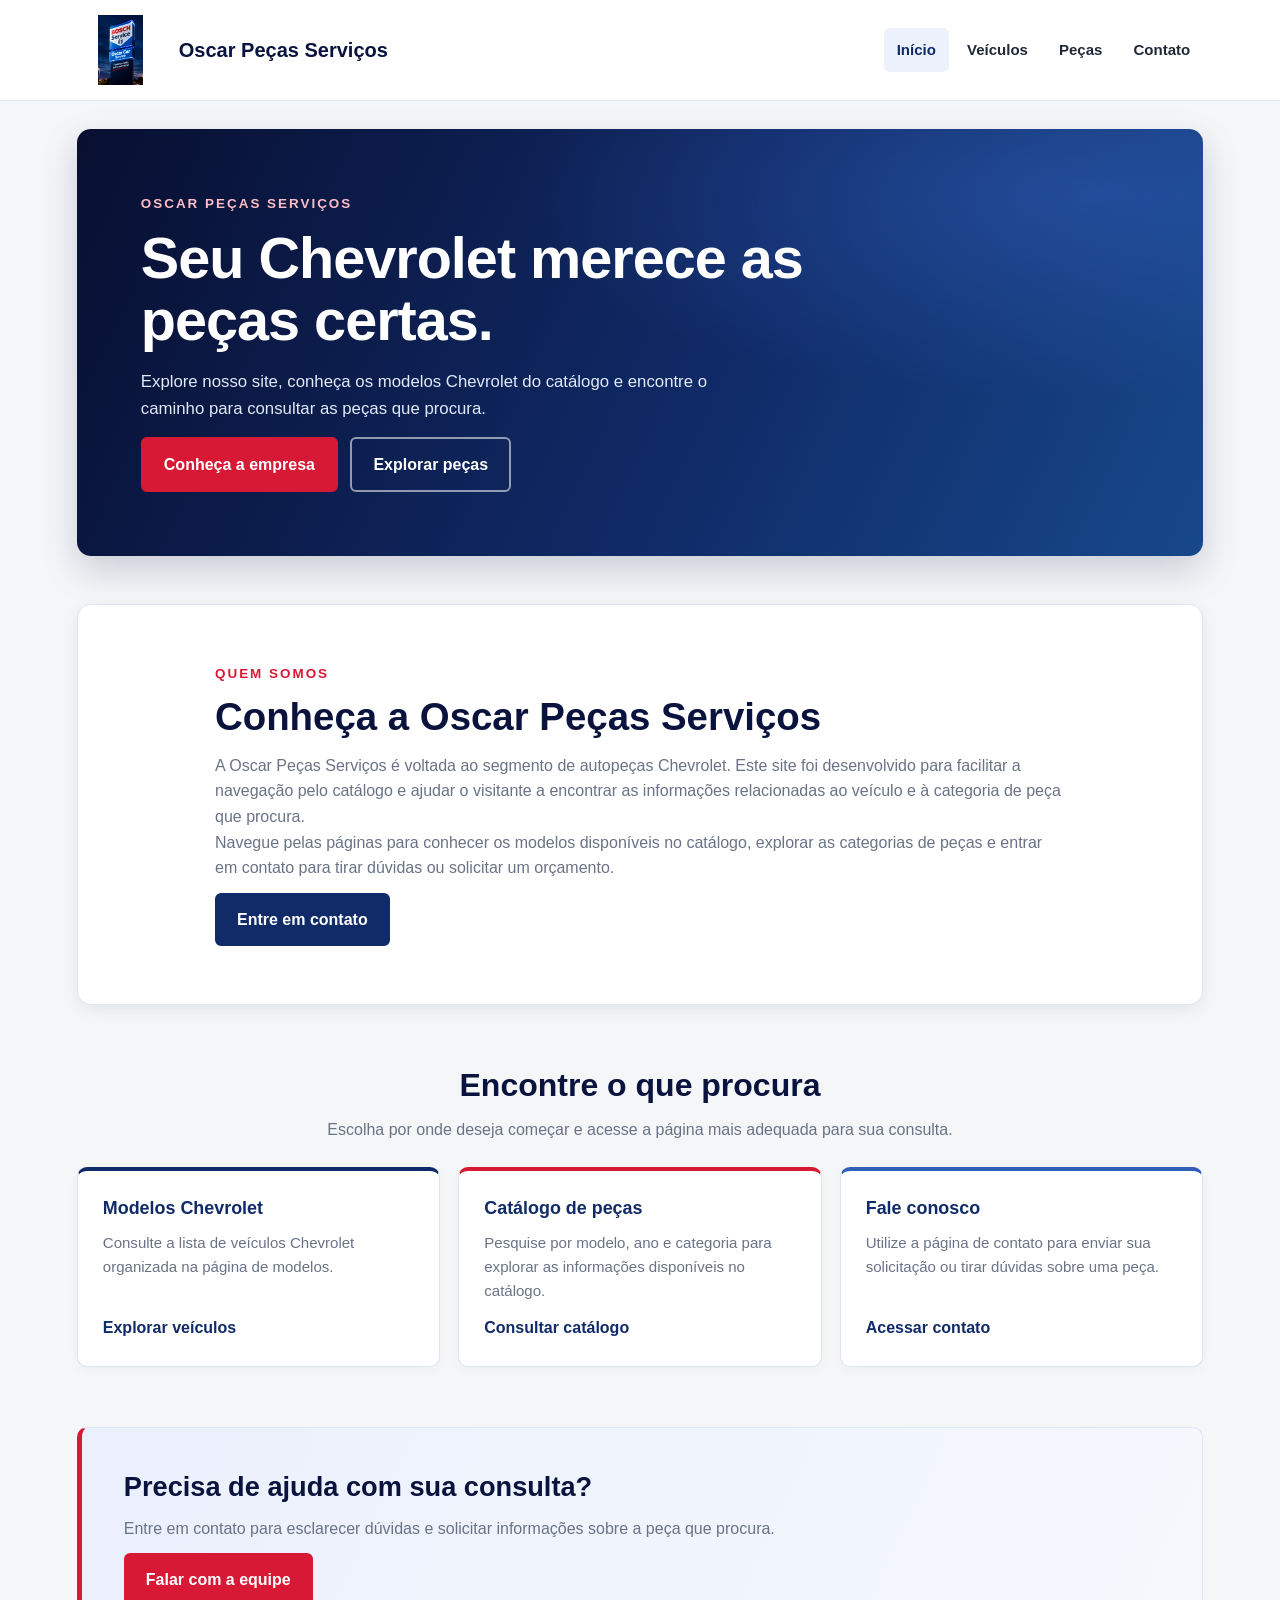
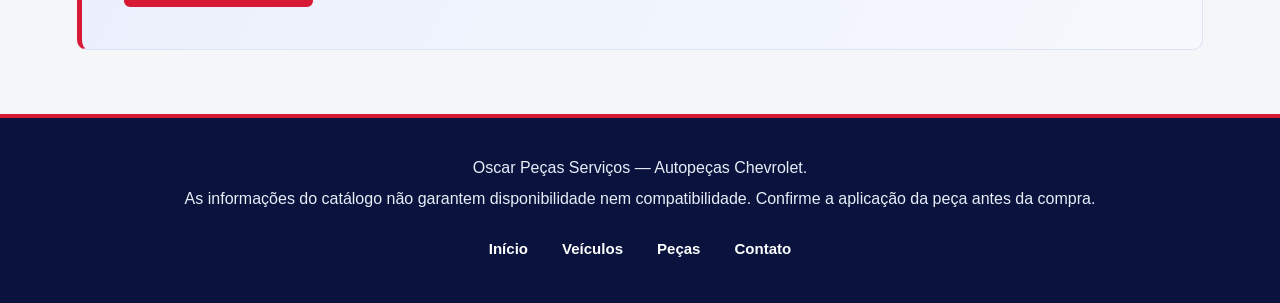
<file: index.html>
<!doctype html>
<html lang="pt-BR">
  <head>
    <meta charset="UTF-8" />
    <meta name="viewport" content="width=device-width, initial-scale=1.0" />
    <meta
      name="description"
      content="Conheça a Oscar Peças Serviços e navegue pelo catálogo de autopeças Chevrolet."
    />
    <title>Oscar Peças Serviços | Autopeças Chevrolet</title>

    <link rel="stylesheet" href="./css/reset.css" />
    <link rel="stylesheet" href="./css/global.css" />
  </head>

  <body>
    <header>
      <div>
        <img
          src="./img/logo-oscar.png"
          alt="Logotipo da Oscar Peças Serviços"
        />
        <h1>Oscar Peças Serviços</h1>
      </div>

      <nav aria-label="Navegação principal">
        <a href="./index.html" aria-current="page">Início</a>
        <a href="./veiculos.html">Veículos</a>
        <a href="./pecas.html">Peças</a>
        <a href="./contato.html">Contato</a>
      </nav>
    </header>

    <main>
      <section id="banner-principal">
        <div>
          <p>OSCAR PEÇAS SERVIÇOS</p>

          <h2>Seu Chevrolet merece as peças certas.</h2>

          <p>
            Explore nosso site, conheça os modelos Chevrolet do catálogo
            e encontre o caminho para consultar as peças que procura.
          </p>

          <a href="#sobre">Conheça a empresa</a>
          <a href="./pecas.html">Explorar peças</a>
        </div>
      </section>

      <section id="sobre">
        <div>
          <p>QUEM SOMOS</p>
          <h2>Conheça a Oscar Peças Serviços</h2>

          <p>
            A Oscar Peças Serviços é voltada ao segmento de autopeças
            Chevrolet. Este site foi desenvolvido para facilitar a navegação
            pelo catálogo e ajudar o visitante a encontrar as informações
            relacionadas ao veículo e à categoria de peça que procura.
          </p>

          <p>
            Navegue pelas páginas para conhecer os modelos disponíveis no
            catálogo, explorar as categorias de peças e entrar em contato
            para tirar dúvidas ou solicitar um orçamento.
          </p>

          <a href="./contato.html">Entre em contato</a>
        </div>
      </section>

      <section id="como-funciona">
        <h2>Encontre o que procura</h2>

        <p>
          Escolha por onde deseja começar e acesse a página mais adequada
          para sua consulta.
        </p>

        <div class="grade-categorias">
          <article>
            <h3>Modelos Chevrolet</h3>

            <p>
              Consulte a lista de veículos Chevrolet organizada na página
              de modelos.
            </p>

            <a href="./veiculos.html">Explorar veículos</a>
          </article>

          <article>
            <h3>Catálogo de peças</h3>

            <p>
              Pesquise por modelo, ano e categoria para explorar as
              informações disponíveis no catálogo.
            </p>

            <a href="./pecas.html">Consultar catálogo</a>
          </article>

          <article>
            <h3>Fale conosco</h3>

            <p>
              Utilize a página de contato para enviar sua solicitação
              ou tirar dúvidas sobre uma peça.
            </p>

            <a href="./contato.html">Acessar contato</a>
          </article>
        </div>
      </section>

      <section id="orcamento">
        <h2>Precisa de ajuda com sua consulta?</h2>

        <p>
          Entre em contato para esclarecer dúvidas e solicitar informações
          sobre a peça que procura.
        </p>

        <a href="./contato.html">Falar com a equipe</a>
      </section>
    </main>

    <footer>
      <p>Oscar Peças Serviços — Autopeças Chevrolet.</p>

      <p>
        As informações do catálogo não garantem disponibilidade nem
        compatibilidade. Confirme a aplicação da peça antes da compra.
      </p>

      <nav aria-label="Navegação do rodapé">
        <a href="./index.html">Início</a>
        <a href="./veiculos.html">Veículos</a>
        <a href="./pecas.html">Peças</a>
        <a href="./contato.html">Contato</a>
      </nav>
    </footer>
  </body>
</html>
</file>
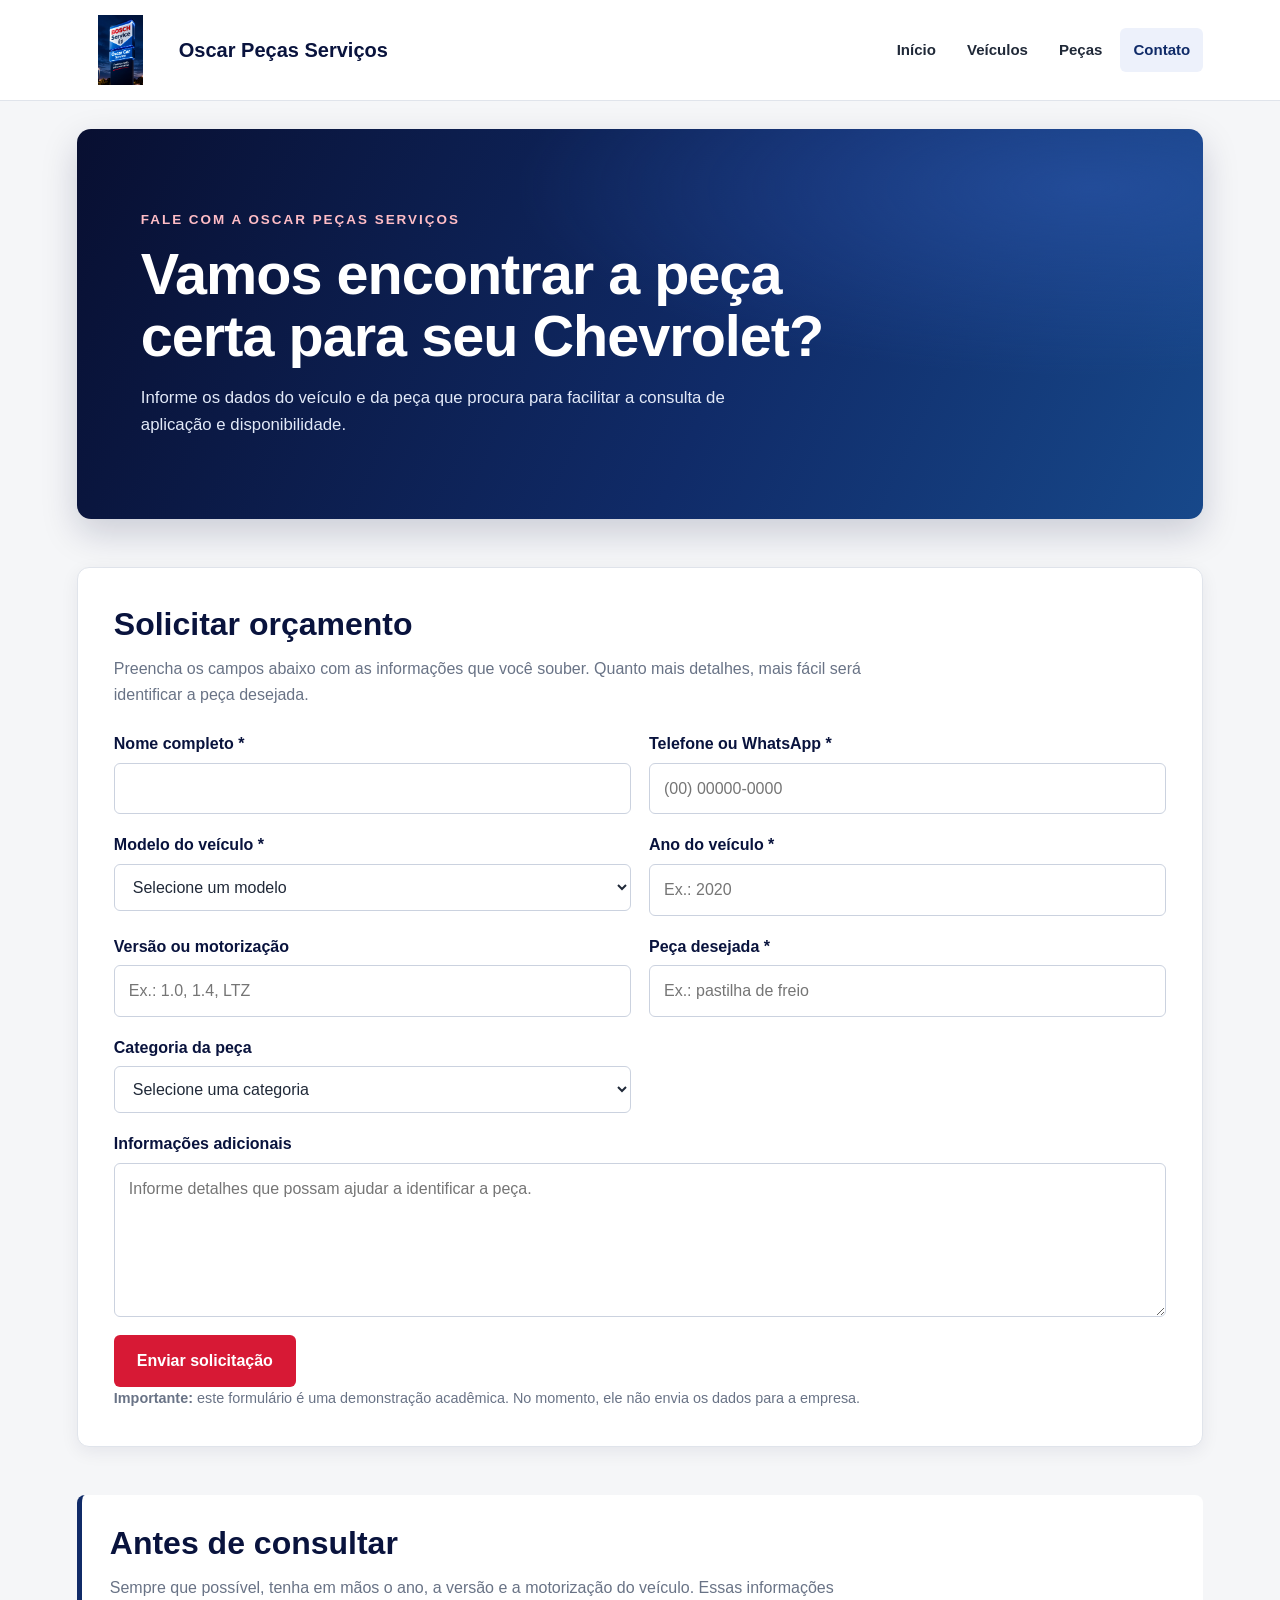
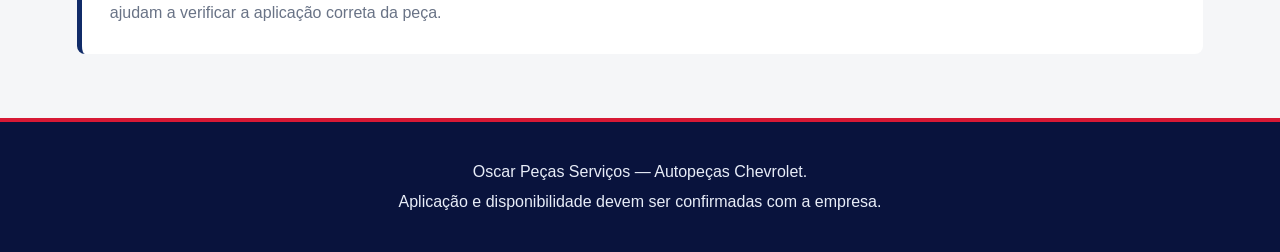
<file: contato.html>
<!doctype html>
<html lang="pt-BR">
  <head>
    <meta charset="UTF-8" />
    <meta name="viewport" content="width=device-width, initial-scale=1.0" />
    <meta
      name="description"
      content="Entre em contato com a Oscar Peças Serviços para consultar autopeças Chevrolet."
    />
    <title>Contato | Oscar Peças Serviços</title>

    <link rel="stylesheet" href="./css/reset.css" />
    <link rel="stylesheet" href="./css/global.css" />
    <script src="./js/busca.js" defer></script>
  </head>

  <body>
    <header>
      <div>
        <img src="./img/logo-oscar.png" alt="Logotipo da Oscar Peças Serviços" />
        <h1>Oscar Peças Serviços</h1>
      </div>

      <nav aria-label="Navegação principal">
        <a href="./index.html">Início</a>
        <a href="./veiculos.html">Veículos</a>
        <a href="./pecas.html">Peças</a>
        <a href="./contato.html" aria-current="page">Contato</a>
      </nav>
    </header>

    <main>
      <section id="banner-principal">
        <p>FALE COM A OSCAR PEÇAS SERVIÇOS</p>
        <h2>Vamos encontrar a peça certa para seu Chevrolet?</h2>
        <p>
          Informe os dados do veículo e da peça que procura para facilitar
          a consulta de aplicação e disponibilidade.
        </p>
      </section>

      <section id="formulario-contato">
        <h2>Solicitar orçamento</h2>
        <p>
          Preencha os campos abaixo com as informações que você souber.
          Quanto mais detalhes, mais fácil será identificar a peça desejada.
        </p>

        <form action="#" method="get">
          <div>
            <label for="nome">Nome completo *</label>
            <input
              type="text"
              id="nome"
              name="nome"
              autocomplete="name"
              required
            />
          </div>

          <div>
            <label for="telefone">Telefone ou WhatsApp *</label>
            <input
              type="tel"
              id="telefone"
              name="telefone"
              placeholder="(00) 00000-0000"
              autocomplete="tel"
              required
            />
          </div>

          <div>
            <label for="veiculo">Modelo do veículo *</label>
            <select id="veiculo" name="veiculo" required>
              <option value="">Selecione um modelo</option>
              <option value="Onix">Chevrolet Onix</option>
              <option value="Onix Plus">Chevrolet Onix Plus</option>
              <option value="Celta">Chevrolet Celta</option>
              <option value="Corsa">Chevrolet Corsa</option>
              <option value="Classic">Chevrolet Classic</option>
              <option value="Prisma">Chevrolet Prisma</option>
              <option value="Agile">Chevrolet Agile</option>
              <option value="Kadett">Chevrolet Kadett</option>
              <option value="Chevette">Chevrolet Chevette</option>
              <option value="Spark">Chevrolet Spark</option>
              <option value="Sonic">Chevrolet Sonic</option>
              <option value="Astra">Chevrolet Astra</option>
              <option value="Vectra">Chevrolet Vectra</option>
              <option value="Vectra GT">Chevrolet Vectra GT</option>
              <option value="Cruze">Chevrolet Cruze</option>
              <option value="Cobalt">Chevrolet Cobalt</option>
              <option value="Monza">Chevrolet Monza</option>
              <option value="Omega">Chevrolet Omega</option>
              <option value="Omega Suprema">Chevrolet Omega Suprema</option>
              <option value="Malibu">Chevrolet Malibu</option>
              <option value="Opala">Chevrolet Opala</option>
              <option value="Caravan">Chevrolet Caravan</option>
              <option value="Tracker">Chevrolet Tracker</option>
              <option value="Trailblazer">Chevrolet Trailblazer</option>
              <option value="Blazer">Chevrolet Blazer</option>
              <option value="Equinox">Chevrolet Equinox</option>
              <option value="Captiva">Chevrolet Captiva</option>
              <option value="Spin">Chevrolet Spin</option>
              <option value="Meriva">Chevrolet Meriva</option>
              <option value="Zafira">Chevrolet Zafira</option>
              <option value="Montana">Chevrolet Montana</option>
              <option value="S10">Chevrolet S10</option>
              <option value="Silverado">Chevrolet Silverado</option>
              <option value="C10">Chevrolet C10</option>
              <option value="C14">Chevrolet C14</option>
              <option value="C20">Chevrolet C20</option>
              <option value="A10">Chevrolet A10</option>
              <option value="A20">Chevrolet A20</option>
              <option value="D10">Chevrolet D10</option>
              <option value="D20">Chevrolet D20</option>
              <option value="Bonanza">Chevrolet Bonanza</option>
              <option value="Veraneio">Chevrolet Veraneio</option>
              <option value="Camaro">Chevrolet Camaro</option>
              <option value="Corvette">Chevrolet Corvette</option>
              <option value="Calibra">Chevrolet Calibra</option>
              <option value="Outro">Outro modelo Chevrolet</option>
            </select>
          </div>

          <div>
            <label for="ano">Ano do veículo *</label>
            <input
              type="number"
              id="ano"
              name="ano"
              min="1900"
              max="2100"
              placeholder="Ex.: 2020"
              required
            />
          </div>

          <div>
            <label for="versao">Versão ou motorização</label>
            <input
              type="text"
              id="versao"
              name="versao"
              placeholder="Ex.: 1.0, 1.4, LTZ"
            />
          </div>

          <div>
            <label for="peca">Peça desejada *</label>
            <input
              type="text"
              id="peca"
              name="peca"
              placeholder="Ex.: pastilha de freio"
              required
            />
          </div>

          <div>
            <label for="categoria">Categoria da peça</label>
            <select id="categoria" name="categoria">
              <option value="">Selecione uma categoria</option>
              <option value="motor">Motor</option>
              <option value="alimentacao">Alimentação e injeção</option>
              <option value="ignicao">Ignição</option>
              <option value="lubrificacao">Lubrificação</option>
              <option value="arrefecimento">Arrefecimento</option>
              <option value="freios">Freios</option>
              <option value="suspensao">Suspensão</option>
              <option value="direcao">Direção</option>
              <option value="transmissao">Transmissão e embreagem</option>
              <option value="filtros">Filtros e revisão</option>
              <option value="eletrica">Sistema elétrico</option>
              <option value="escape">Escapamento</option>
              <option value="ar-condicionado">Ar-condicionado</option>
              <option value="iluminacao">Iluminação</option>
              <option value="lataria">Lataria e carroceria</option>
              <option value="interior">Interior e acabamento</option>
              <option value="rodas">Rodas e cubos</option>
              <option value="limpadores">Limpadores e esguicho</option>
              <option value="vidros">Vidros, portas e fechaduras</option>
              <option value="coxins">Coxins e suportes</option>
              <option value="fixacao">Fixação e acessórios</option>
            </select>
          </div>

          <div>
            <label for="mensagem">Informações adicionais</label>
            <textarea
              id="mensagem"
              name="mensagem"
              rows="5"
              placeholder="Informe detalhes que possam ajudar a identificar a peça."
            ></textarea>
          </div>

          <button type="submit">Enviar solicitação</button>
        </form>

        <p>
          <strong>Importante:</strong> este formulário é uma demonstração
          acadêmica. No momento, ele não envia os dados para a empresa.
        </p>
      </section>

      <section id="orientacao-contato">
        <h2>Antes de consultar</h2>
        <p>
          Sempre que possível, tenha em mãos o ano, a versão e a motorização
          do veículo. Essas informações ajudam a verificar a aplicação correta
          da peça.
        </p>
      </section>
    </main>

    <footer>
      <p>Oscar Peças Serviços — Autopeças Chevrolet.</p>
      <p>Aplicação e disponibilidade devem ser confirmadas com a empresa.</p>
    </footer>
  </body>
</html>
</file>
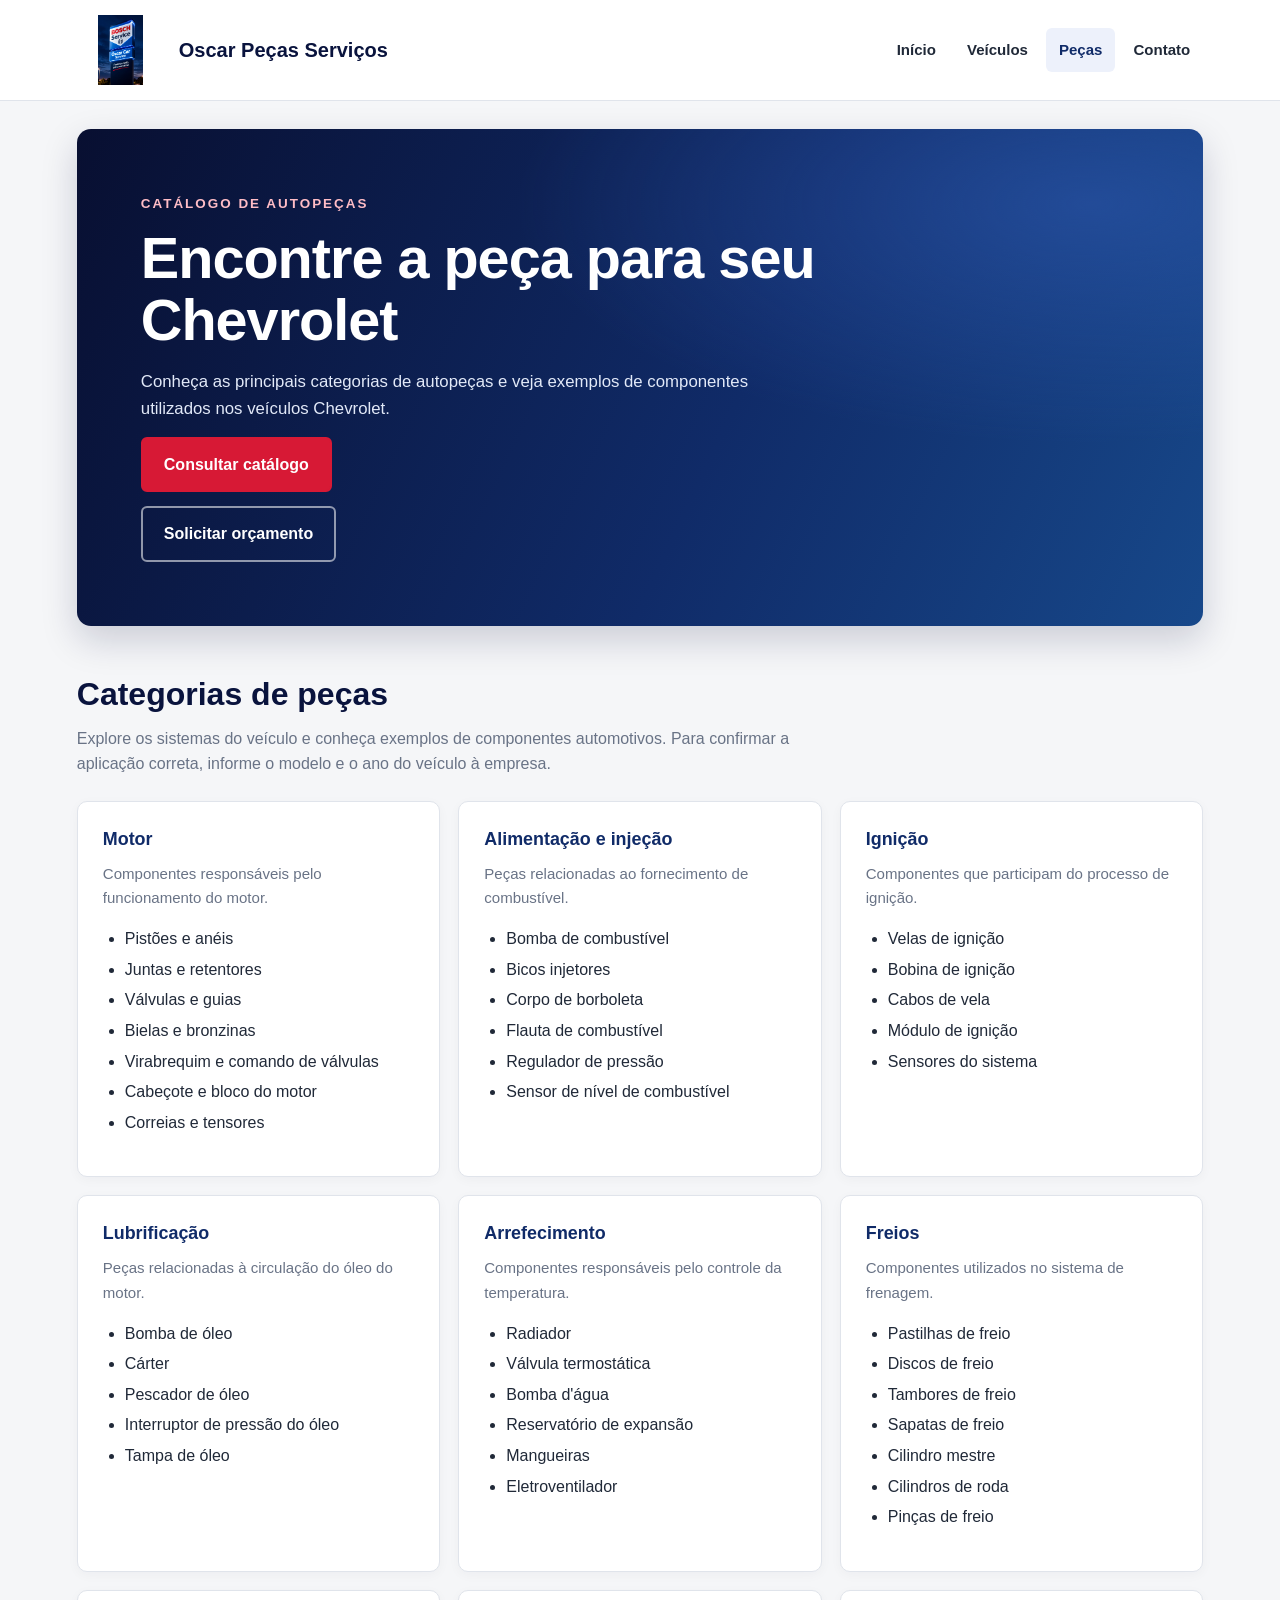
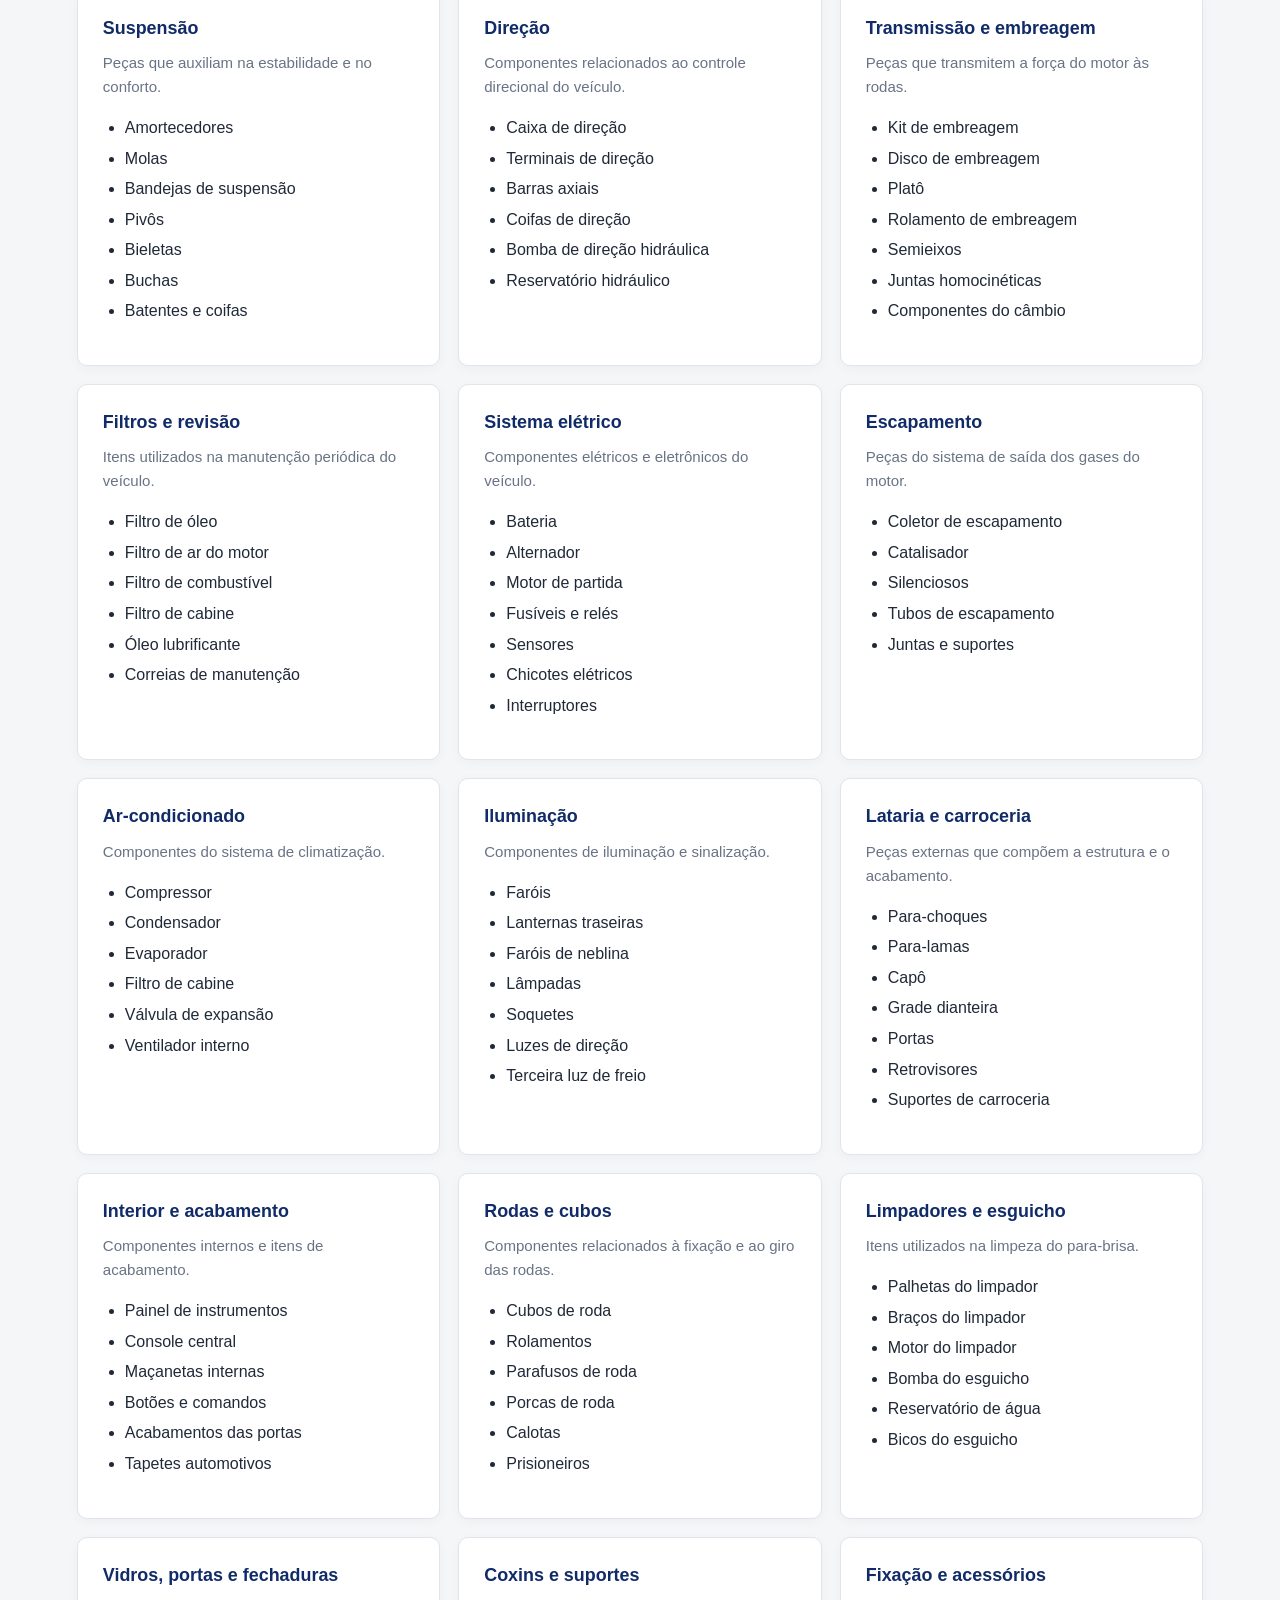
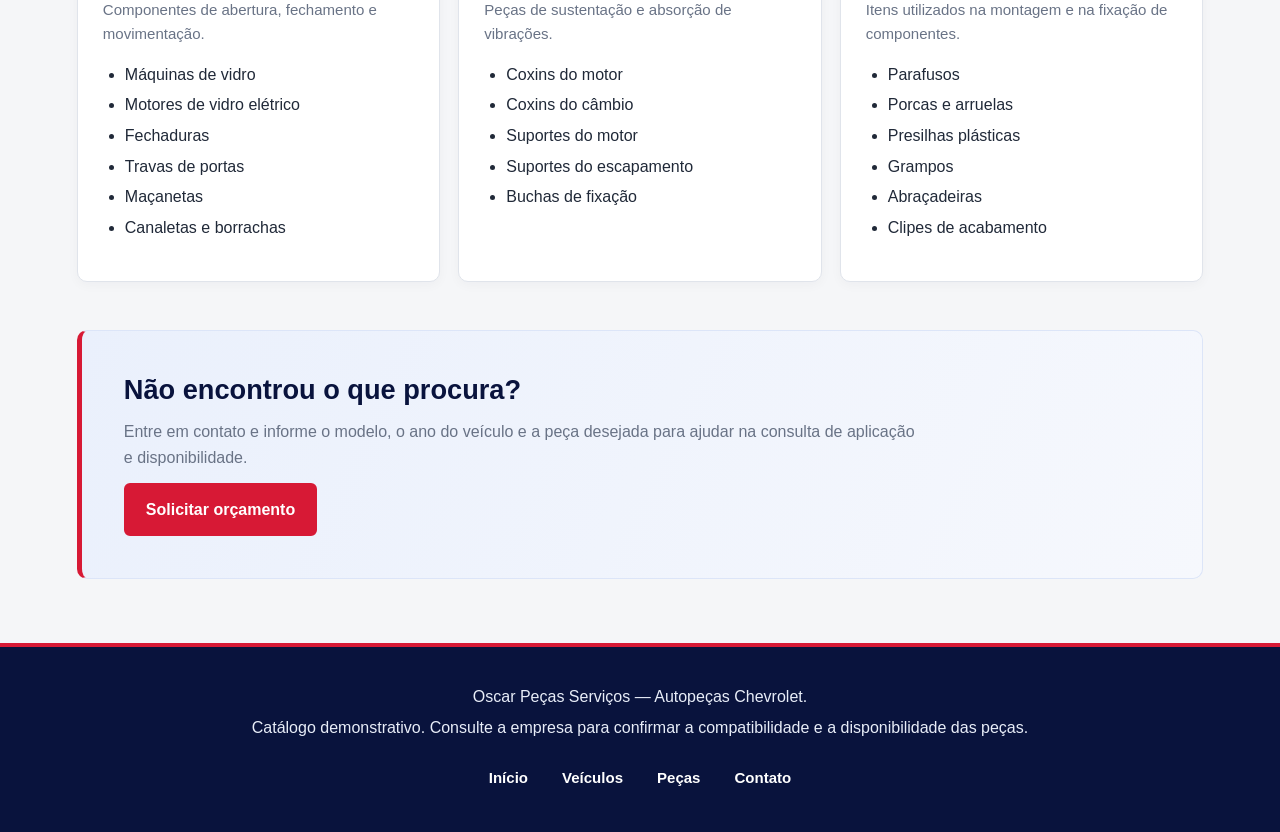
<file: pecas.html>
<!doctype html>
<html lang="pt-BR">
  <head>
    <meta charset="UTF-8" />
    <meta name="viewport" content="width=device-width, initial-scale=1.0" />

    <meta
      name="description"
      content="Consulte o catálogo demonstrativo de autopeças Chevrolet da Oscar Peças Serviços."
    />

    <title>Catálogo de Peças | Oscar Peças Serviços</title>

    <link rel="stylesheet" href="./css/reset.css" />
    <link rel="stylesheet" href="./css/global.css" />
  </head>

  <body>
    <header>
      <div>
        <img
          src="./img/logo-oscar.png"
          alt="Logotipo da Oscar Peças Serviços"
        />
        <h1>Oscar Peças Serviços</h1>
      </div>

      <nav aria-label="Navegação principal">
        <a href="./index.html">Início</a>
        <a href="./veiculos.html">Veículos</a>
        <a href="./pecas.html" aria-current="page">Peças</a>
        <a href="./contato.html">Contato</a>
      </nav>
    </header>

    <main>
      <section id="banner-principal">
        <p>CATÁLOGO DE AUTOPEÇAS</p>

        <h2>Encontre a peça para seu Chevrolet</h2>

        <p>
          Conheça as principais categorias de autopeças e veja exemplos
          de componentes utilizados nos veículos Chevrolet.
        </p>

        <a href="#catalogo-categorias">Consultar catálogo</a>
        <a href="./contato.html">Solicitar orçamento</a>
      </section>

      <section id="catalogo-categorias">
        <h2>Categorias de peças</h2>

        <p>
          Explore os sistemas do veículo e conheça exemplos de componentes
          automotivos. Para confirmar a aplicação correta, informe o modelo
          e o ano do veículo à empresa.
        </p>

        <div class="grade-categorias" id="lista-categorias">
          <article>
            <h3>Motor</h3>
            <p>Componentes responsáveis pelo funcionamento do motor.</p>
            <ul>
              <li>Pistões e anéis</li>
              <li>Juntas e retentores</li>
              <li>Válvulas e guias</li>
              <li>Bielas e bronzinas</li>
              <li>Virabrequim e comando de válvulas</li>
              <li>Cabeçote e bloco do motor</li>
              <li>Correias e tensores</li>
            </ul>
          </article>

          <article>
            <h3>Alimentação e injeção</h3>
            <p>Peças relacionadas ao fornecimento de combustível.</p>
            <ul>
              <li>Bomba de combustível</li>
              <li>Bicos injetores</li>
              <li>Corpo de borboleta</li>
              <li>Flauta de combustível</li>
              <li>Regulador de pressão</li>
              <li>Sensor de nível de combustível</li>
            </ul>
          </article>

          <article>
            <h3>Ignição</h3>
            <p>Componentes que participam do processo de ignição.</p>
            <ul>
              <li>Velas de ignição</li>
              <li>Bobina de ignição</li>
              <li>Cabos de vela</li>
              <li>Módulo de ignição</li>
              <li>Sensores do sistema</li>
            </ul>
          </article>

          <article>
            <h3>Lubrificação</h3>
            <p>Peças relacionadas à circulação do óleo do motor.</p>
            <ul>
              <li>Bomba de óleo</li>
              <li>Cárter</li>
              <li>Pescador de óleo</li>
              <li>Interruptor de pressão do óleo</li>
              <li>Tampa de óleo</li>
            </ul>
          </article>

          <article>
            <h3>Arrefecimento</h3>
            <p>Componentes responsáveis pelo controle da temperatura.</p>
            <ul>
              <li>Radiador</li>
              <li>Válvula termostática</li>
              <li>Bomba d'água</li>
              <li>Reservatório de expansão</li>
              <li>Mangueiras</li>
              <li>Eletroventilador</li>
            </ul>
          </article>

          <article>
            <h3>Freios</h3>
            <p>Componentes utilizados no sistema de frenagem.</p>
            <ul>
              <li>Pastilhas de freio</li>
              <li>Discos de freio</li>
              <li>Tambores de freio</li>
              <li>Sapatas de freio</li>
              <li>Cilindro mestre</li>
              <li>Cilindros de roda</li>
              <li>Pinças de freio</li>
            </ul>
          </article>

          <article>
            <h3>Suspensão</h3>
            <p>Peças que auxiliam na estabilidade e no conforto.</p>
            <ul>
              <li>Amortecedores</li>
              <li>Molas</li>
              <li>Bandejas de suspensão</li>
              <li>Pivôs</li>
              <li>Bieletas</li>
              <li>Buchas</li>
              <li>Batentes e coifas</li>
            </ul>
          </article>

          <article>
            <h3>Direção</h3>
            <p>Componentes relacionados ao controle direcional do veículo.</p>
            <ul>
              <li>Caixa de direção</li>
              <li>Terminais de direção</li>
              <li>Barras axiais</li>
              <li>Coifas de direção</li>
              <li>Bomba de direção hidráulica</li>
              <li>Reservatório hidráulico</li>
            </ul>
          </article>

          <article>
            <h3>Transmissão e embreagem</h3>
            <p>Peças que transmitem a força do motor às rodas.</p>
            <ul>
              <li>Kit de embreagem</li>
              <li>Disco de embreagem</li>
              <li>Platô</li>
              <li>Rolamento de embreagem</li>
              <li>Semieixos</li>
              <li>Juntas homocinéticas</li>
              <li>Componentes do câmbio</li>
            </ul>
          </article>

          <article>
            <h3>Filtros e revisão</h3>
            <p>Itens utilizados na manutenção periódica do veículo.</p>
            <ul>
              <li>Filtro de óleo</li>
              <li>Filtro de ar do motor</li>
              <li>Filtro de combustível</li>
              <li>Filtro de cabine</li>
              <li>Óleo lubrificante</li>
              <li>Correias de manutenção</li>
            </ul>
          </article>

          <article>
            <h3>Sistema elétrico</h3>
            <p>Componentes elétricos e eletrônicos do veículo.</p>
            <ul>
              <li>Bateria</li>
              <li>Alternador</li>
              <li>Motor de partida</li>
              <li>Fusíveis e relés</li>
              <li>Sensores</li>
              <li>Chicotes elétricos</li>
              <li>Interruptores</li>
            </ul>
          </article>

          <article>
            <h3>Escapamento</h3>
            <p>Peças do sistema de saída dos gases do motor.</p>
            <ul>
              <li>Coletor de escapamento</li>
              <li>Catalisador</li>
              <li>Silenciosos</li>
              <li>Tubos de escapamento</li>
              <li>Juntas e suportes</li>
            </ul>
          </article>

          <article>
            <h3>Ar-condicionado</h3>
            <p>Componentes do sistema de climatização.</p>
            <ul>
              <li>Compressor</li>
              <li>Condensador</li>
              <li>Evaporador</li>
              <li>Filtro de cabine</li>
              <li>Válvula de expansão</li>
              <li>Ventilador interno</li>
            </ul>
          </article>

          <article>
            <h3>Iluminação</h3>
            <p>Componentes de iluminação e sinalização.</p>
            <ul>
              <li>Faróis</li>
              <li>Lanternas traseiras</li>
              <li>Faróis de neblina</li>
              <li>Lâmpadas</li>
              <li>Soquetes</li>
              <li>Luzes de direção</li>
              <li>Terceira luz de freio</li>
            </ul>
          </article>

          <article>
            <h3>Lataria e carroceria</h3>
            <p>Peças externas que compõem a estrutura e o acabamento.</p>
            <ul>
              <li>Para-choques</li>
              <li>Para-lamas</li>
              <li>Capô</li>
              <li>Grade dianteira</li>
              <li>Portas</li>
              <li>Retrovisores</li>
              <li>Suportes de carroceria</li>
            </ul>
          </article>

          <article>
            <h3>Interior e acabamento</h3>
            <p>Componentes internos e itens de acabamento.</p>
            <ul>
              <li>Painel de instrumentos</li>
              <li>Console central</li>
              <li>Maçanetas internas</li>
              <li>Botões e comandos</li>
              <li>Acabamentos das portas</li>
              <li>Tapetes automotivos</li>
            </ul>
          </article>

          <article>
            <h3>Rodas e cubos</h3>
            <p>Componentes relacionados à fixação e ao giro das rodas.</p>
            <ul>
              <li>Cubos de roda</li>
              <li>Rolamentos</li>
              <li>Parafusos de roda</li>
              <li>Porcas de roda</li>
              <li>Calotas</li>
              <li>Prisioneiros</li>
            </ul>
          </article>

          <article>
            <h3>Limpadores e esguicho</h3>
            <p>Itens utilizados na limpeza do para-brisa.</p>
            <ul>
              <li>Palhetas do limpador</li>
              <li>Braços do limpador</li>
              <li>Motor do limpador</li>
              <li>Bomba do esguicho</li>
              <li>Reservatório de água</li>
              <li>Bicos do esguicho</li>
            </ul>
          </article>

          <article>
            <h3>Vidros, portas e fechaduras</h3>
            <p>Componentes de abertura, fechamento e movimentação.</p>
            <ul>
              <li>Máquinas de vidro</li>
              <li>Motores de vidro elétrico</li>
              <li>Fechaduras</li>
              <li>Travas de portas</li>
              <li>Maçanetas</li>
              <li>Canaletas e borrachas</li>
            </ul>
          </article>

          <article>
            <h3>Coxins e suportes</h3>
            <p>Peças de sustentação e absorção de vibrações.</p>
            <ul>
              <li>Coxins do motor</li>
              <li>Coxins do câmbio</li>
              <li>Suportes do motor</li>
              <li>Suportes do escapamento</li>
              <li>Buchas de fixação</li>
            </ul>
          </article>

          <article>
            <h3>Fixação e acessórios</h3>
            <p>Itens utilizados na montagem e na fixação de componentes.</p>
            <ul>
              <li>Parafusos</li>
              <li>Porcas e arruelas</li>
              <li>Presilhas plásticas</li>
              <li>Grampos</li>
              <li>Abraçadeiras</li>
              <li>Clipes de acabamento</li>
            </ul>
          </article>
        </div>
      </section>

      <section id="orcamento">
        <h2>Não encontrou o que procura?</h2>

        <p>
          Entre em contato e informe o modelo, o ano do veículo e a peça
          desejada para ajudar na consulta de aplicação e disponibilidade.
        </p>

        <a href="./contato.html">Solicitar orçamento</a>
      </section>
    </main>

    <footer>
      <p>Oscar Peças Serviços — Autopeças Chevrolet.</p>

      <p>
        Catálogo demonstrativo. Consulte a empresa para confirmar a
        compatibilidade e a disponibilidade das peças.
      </p>

      <nav aria-label="Navegação do rodapé">
        <a href="./index.html">Início</a>
        <a href="./veiculos.html">Veículos</a>
        <a href="./pecas.html">Peças</a>
        <a href="./contato.html">Contato</a>
      </nav>
    </footer>
  </body>
</html>
</file>
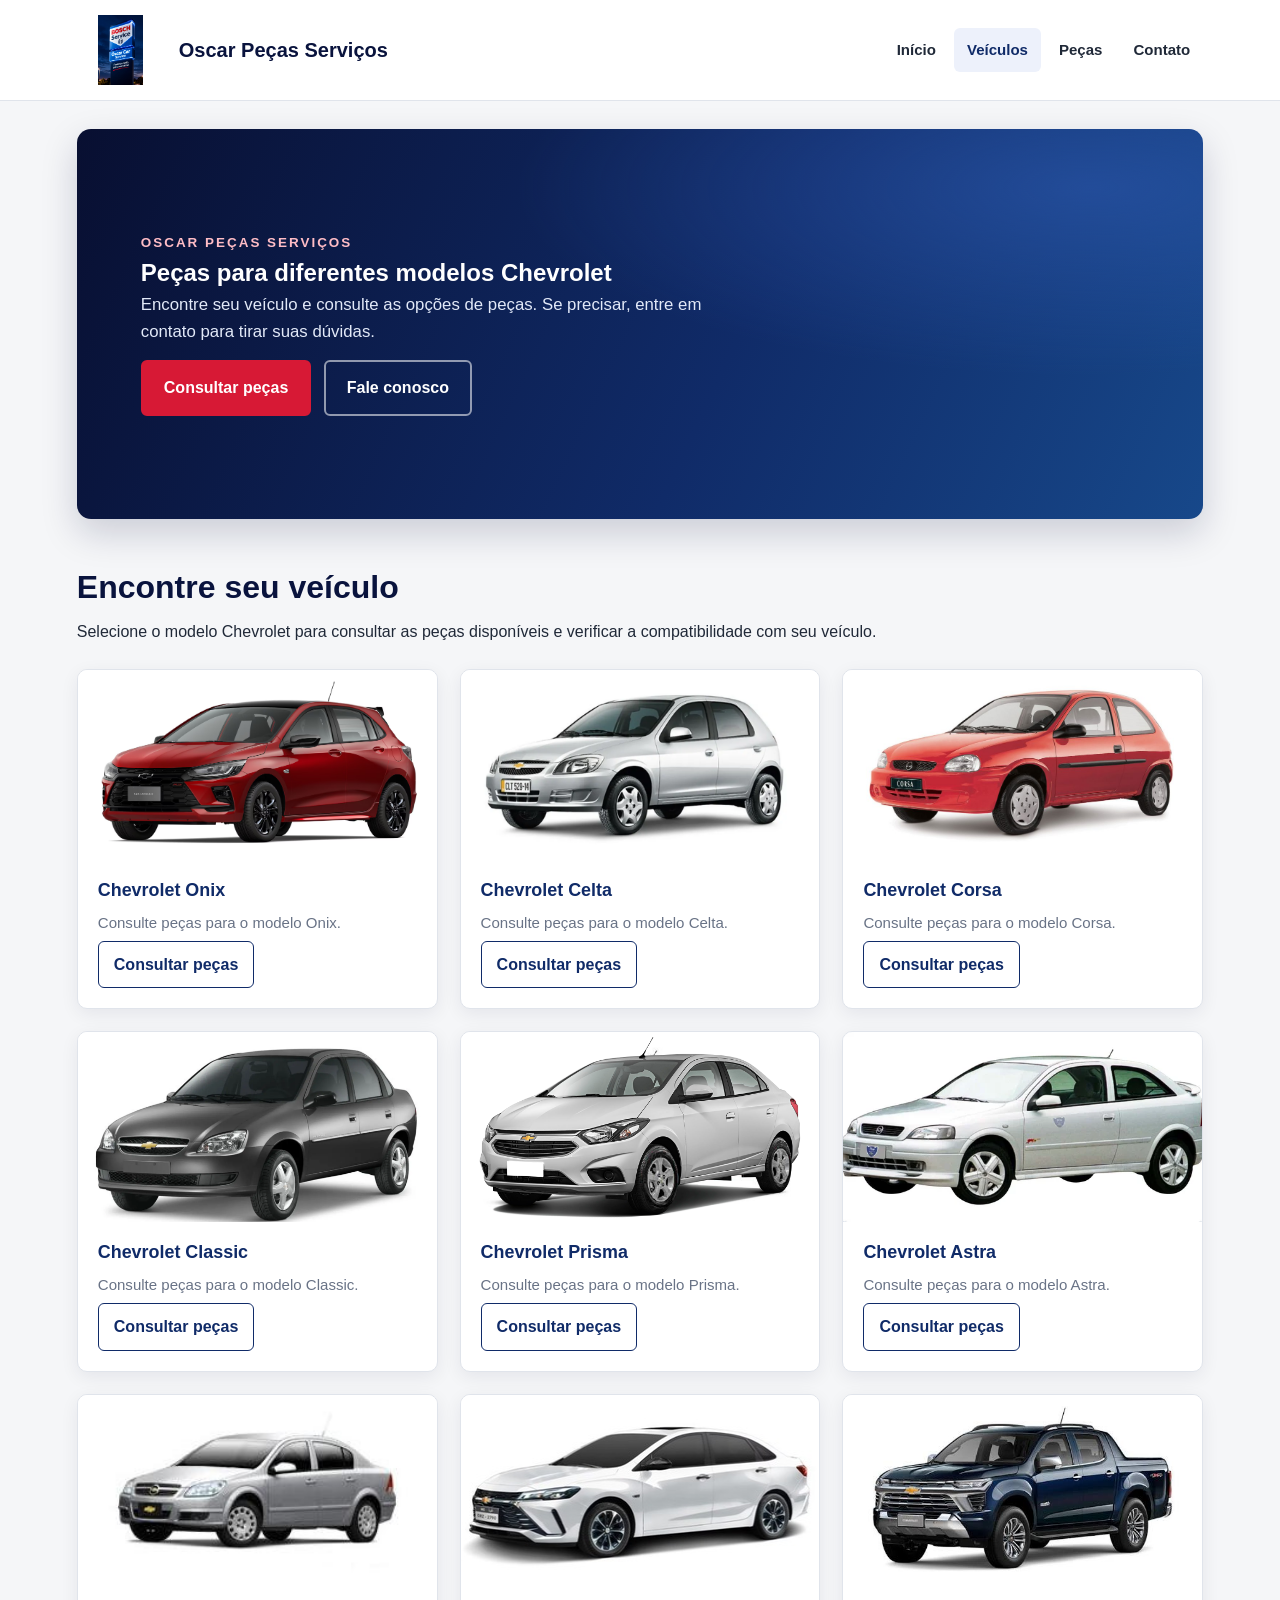
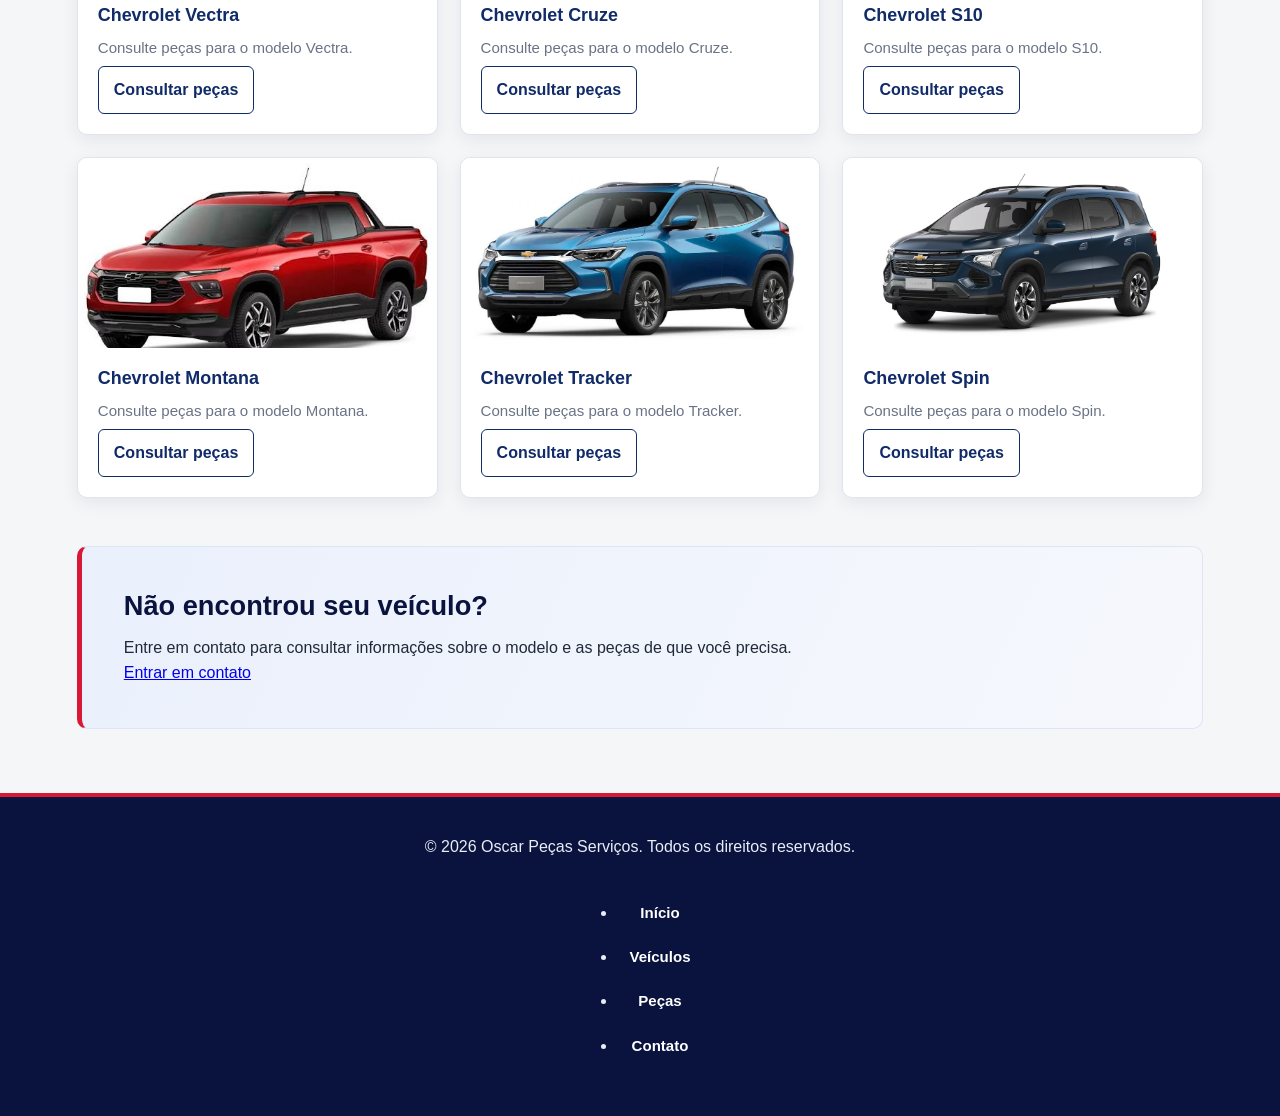
<file: veiculos.html>
<!DOCTYPE html>
<html lang="pt-BR">
<head>
    <meta charset="UTF-8">
    <meta name="viewport" content="width=device-width, initial-scale=1.0">
    <meta name="description" content="Consulte os modelos Chevrolet atendidos pela Oscar Peças Serviços e encontre peças para seu veículo.">
    <title>Veículos | Oscar Peças Serviços</title>

    <link rel="stylesheet" href="./css/reset.css">
    <link rel="stylesheet" href="./css/global.css">
</head>

<body>
<header>
  <div>
    <img src="./img/logo-oscar.png" alt="Logotipo da Oscar Peças Serviços" />
    <h1>Oscar Peças Serviços</h1>
  </div>

  <nav aria-label="Navegação principal">
    <a href="./index.html">Início</a>
    <a href="./veiculos.html" aria-current="page">Veículos</a>
    <a href="./pecas.html">Peças</a>
    <a href="./contato.html">Contato</a>
  </nav>
</header>

    <main>
        <section id="banner-principal">
            <div class="container">
                <p>OSCAR PEÇAS SERVIÇOS</p>
                <h1>Peças para diferentes modelos Chevrolet</h1>
                <p>
                    Encontre seu veículo e consulte as opções de peças.
                    Se precisar, entre em contato para tirar suas dúvidas.
                </p>

                <div class="botoes-banner">
                    <a href="./pecas.html" class="botao">Consultar peças</a>
                    <a href="./contato.html" class="botao botao-secundario">Fale conosco</a>
                </div>
            </div>
        </section>

        <section id="lista-veiculos" class="container">
            <div class="titulo-secao">
                <h2>Encontre seu veículo</h2>
                <p>
                    Selecione o modelo Chevrolet para consultar as peças disponíveis
                    e verificar a compatibilidade com seu veículo.
                </p>
            </div>

            <div class="grade-veiculos">
                <article class="card-veiculo">
                    <img src="./img/onix.jpg" alt="Chevrolet Onix">
                    <div class="conteudo-card">
                        <h3>Chevrolet Onix</h3>
                        <p>Consulte peças para o modelo Onix.</p>
                        <a href="./pecas.html?veiculo=onix#resultado-busca">Consultar peças</a>
                    </div>
                </article>

                <article class="card-veiculo">
                    <img src="./img/celta.jpg" alt="Chevrolet Celta">
                    <div class="conteudo-card">
                        <h3>Chevrolet Celta</h3>
                        <p>Consulte peças para o modelo Celta.</p>
                        <a href="./pecas.html?veiculo=celta#resultado-busca">Consultar peças</a>
                    </div>
                </article>

                <article class="card-veiculo">
                    <img src="./img/corsa.jpg" alt="Chevrolet Corsa">
                    <div class="conteudo-card">
                        <h3>Chevrolet Corsa</h3>
                        <p>Consulte peças para o modelo Corsa.</p>
                        <a href="./pecas.html?veiculo=corsa#resultado-busca">Consultar peças</a>
                    </div>
                </article>

                <article class="card-veiculo">
                    <img src="./img/classic.jpg" alt="Chevrolet Classic">
                    <div class="conteudo-card">
                        <h3>Chevrolet Classic</h3>
                        <p>Consulte peças para o modelo Classic.</p>
                        <a href="./pecas.html?veiculo=classic#resultado-busca">Consultar peças</a>
                    </div>
                </article>

                <article class="card-veiculo">
                    <img src="./img/prisma.jpg" alt="Chevrolet Prisma">
                    <div class="conteudo-card">
                        <h3>Chevrolet Prisma</h3>
                        <p>Consulte peças para o modelo Prisma.</p>
                        <a href="./pecas.html?veiculo=prisma#resultado-busca">Consultar peças</a>
                    </div>
                </article>

                <article class="card-veiculo">
                    <img src="./img/astra.jpg" alt="Chevrolet Astra">
                    <div class="conteudo-card">
                        <h3>Chevrolet Astra</h3>
                        <p>Consulte peças para o modelo Astra.</p>
                        <a href="./pecas.html?veiculo=astra#resultado-busca">Consultar peças</a>
                    </div>
                </article>

                <article class="card-veiculo">
                    <img src="./img/vectra.jpg" alt="Chevrolet Vectra">
                    <div class="conteudo-card">
                        <h3>Chevrolet Vectra</h3>
                        <p>Consulte peças para o modelo Vectra.</p>
                        <a href="./pecas.html?veiculo=vectra#resultado-busca">Consultar peças</a>
                    </div>
                </article>

                <article class="card-veiculo">
                    <img src="./img/cruze.jpg" alt="Chevrolet Cruze">
                    <div class="conteudo-card">
                        <h3>Chevrolet Cruze</h3>
                        <p>Consulte peças para o modelo Cruze.</p>
                        <a href="./pecas.html?veiculo=cruze#resultado-busca">Consultar peças</a>
                    </div>
                </article>

                <article class="card-veiculo">
                    <img src="./img/s10.jpg" alt="Chevrolet S10">
                    <div class="conteudo-card">
                        <h3>Chevrolet S10</h3>
                        <p>Consulte peças para o modelo S10.</p>
                        <a href="./pecas.html?veiculo=s10#resultado-busca">Consultar peças</a>
                    </div>
                </article>

                <article class="card-veiculo">
                    <img src="./img/montana.jpg" alt="Chevrolet Montana">
                    <div class="conteudo-card">
                        <h3>Chevrolet Montana</h3>
                        <p>Consulte peças para o modelo Montana.</p>
                        <a href="./pecas.html?veiculo=montana#resultado-busca">Consultar peças</a>
                    </div>
                </article>

                <article class="card-veiculo">
                    <img src="./img/tracker.jpg" alt="Chevrolet Tracker">
                    <div class="conteudo-card">
                        <h3>Chevrolet Tracker</h3>
                        <p>Consulte peças para o modelo Tracker.</p>
                        <a href="./pecas.html?veiculo=tracker#resultado-busca">Consultar peças</a>
                    </div>
                </article>

                <article class="card-veiculo">
                    <img src="./img/spin.jpg" alt="Chevrolet Spin">
                    <div class="conteudo-card">
                        <h3>Chevrolet Spin</h3>
                        <p>Consulte peças para o modelo Spin.</p>
                        <a href="./pecas.html?veiculo=spin#resultado-busca">Consultar peças</a>
                    </div>
                </article>
            </div>
        </section>

        <section id="orcamento" class="container">
            <div>
                <h2>Não encontrou seu veículo?</h2>
                <p>
                    Entre em contato para consultar informações sobre o modelo
                    e as peças de que você precisa.
                </p>
                <a href="./contato.html" class="botao">Entrar em contato</a>
            </div>
        </section>
    </main>

    <footer>
        <div class="container">
            <p>&copy; 2026 Oscar Peças Serviços. Todos os direitos reservados.</p>

            <nav aria-label="Navegação do rodapé">
                <ul>
                    <li><a href="./index.html">Início</a></li>
                    <li><a href="./veiculos.html">Veículos</a></li>
                    <li><a href="./pecas.html">Peças</a></li>
                    <li><a href="./contato.html">Contato</a></li>
                </ul>
            </nav>
        </div>
    </footer>
</body>
</html>
</file>
<file: css/global.css>
:root {
  --color-background: #f5f6f8;
  --color-text: #202938;
  --color-primary: #102b68;
  --color-primary-dark: #09133d;
  --color-secondary: #d71935;
  --color-white: #ffffff;
  --color-border: #e0e4eb;
  --color-muted: #697386;
  --color-card: #ffffff;
  --shadow-card: 0 5px 18px rgba(9, 19, 61, 0.07);
  --shadow-hover: 0 12px 28px rgba(9, 19, 61, 0.13);
}

* {
  box-sizing: border-box;
}

html {
  font-size: 100%;
  scroll-behavior: smooth;
  scroll-padding-top: 24px;
}

body {
  margin: 0;
  color: var(--color-text);
  background-color: var(--color-background);
  font-family: Arial, Helvetica, sans-serif;
  line-height: 1.6;
}

img {
  display: block;
  max-width: 100%;
}

a {
  transition: background-color 0.2s ease, color 0.2s ease,
    border-color 0.2s ease, box-shadow 0.2s ease, transform 0.2s ease;
}

a:focus-visible,
button:focus-visible {
  outline: 3px solid #f5a623;
  outline-offset: 3px;
}

button,
input,
select,
textarea {
  font: inherit;
}

/* CABEÇALHO */

header {
  display: flex;
  align-items: center;
  justify-content: space-between;
  gap: 24px;
  padding: 15px 6%;
  color: var(--color-text);
  background-color: var(--color-white);
  border-bottom: 1px solid var(--color-border);
}

header > div {
  display: flex;
  align-items: center;
  gap: 14px;
  min-width: 0;
}

header > div img {
  width: 88px;
  height: 70px;
  flex-shrink: 0;
  object-fit: contain;
}

header h1 {
  margin: 0;
  color: var(--color-primary-dark);
  font-size: 1.25rem;
  line-height: 1.3;
}

header nav {
  display: flex;
  flex-wrap: wrap;
  align-items: center;
  justify-content: flex-end;
  gap: 5px;
}

header nav a,
footer nav a {
  display: inline-block;
  padding: 10px 13px;
  color: var(--color-text);
  border-radius: 6px;
  text-decoration: none;
  font-size: 0.94rem;
  font-weight: bold;
}

header nav a:hover,
header nav a:focus-visible,
header nav a[aria-current="page"] {
  color: var(--color-primary);
  background-color: #edf1fb;
}

/* CONTEÚDO PRINCIPAL */

main {
  width: 88%;
  max-width: 1320px;
  min-width: 0;
  margin: 0 auto;
}

main section {
  min-width: 0;
  margin: 48px 0;
}

main section h2 {
  margin-top: 0;
  margin-bottom: 12px;
  color: var(--color-primary-dark);
  font-size: clamp(1.5rem, 2.5vw, 2rem);
  line-height: 1.25;
}

main section h3 {
  margin-top: 0;
  color: var(--color-primary);
  font-size: 1.12rem;
  line-height: 1.4;
}

main section > p {
  max-width: 780px;
  color: var(--color-muted);
}

main section ul {
  padding-left: 22px;
}

main section li {
  margin-bottom: 5px;
}

main section a:not(#banner-principal a) {
  overflow-wrap: anywhere;
}

/* BANNER PRINCIPAL */

#banner-principal {
  position: relative;
  display: flex;
  flex-direction: column;
  align-items: flex-start;
  justify-content: center;
  min-height: 390px;
  margin-top: 28px;
  padding: clamp(28px, 5vw, 64px);
  overflow: hidden;
  color: var(--color-white);
  background:
    radial-gradient(ellipse at 90% 15%, rgba(49, 94, 184, 0.5), transparent 40%),
    linear-gradient(115deg, #080f31 0%, #102b68 58%, #17488a 100%);
  border-radius: 14px;
  box-shadow: 0 14px 36px rgba(9, 19, 61, 0.18);
}

#banner-principal > div {
  width: 100%;
  max-width: 720px;
}

#banner-principal > p:first-child,
#banner-principal > div > p:first-child {
  margin-top: 0;
  color: #ffbdc6;
  font-size: 0.84rem;
  font-weight: bold;
  letter-spacing: 2px;
  text-transform: uppercase;
}

#banner-principal h2 {
  max-width: 760px;
  margin: 12px 0 18px;
  color: var(--color-white);
  font-size: clamp(2.2rem, 4.5vw, 3.8rem);
  line-height: 1.08;
  letter-spacing: -1px;
}

#banner-principal > p:not(:first-child),
#banner-principal > div > p:not(:first-child) {
  max-width: 620px;
  color: #e2e9f8;
  font-size: 1.05rem;
}

#banner-principal a {
  display: inline-block;
  margin-top: 14px;
  margin-right: 8px;
  padding: 13px 21px;
  color: var(--color-white);
  background-color: var(--color-secondary);
  border: 2px solid var(--color-secondary);
  border-radius: 6px;
  text-decoration: none;
  font-weight: bold;
}

#banner-principal a + a {
  background-color: transparent;
  border-color: rgba(255, 255, 255, 0.55);
}

#banner-principal a:hover,
#banner-principal a:focus-visible {
  color: var(--color-white);
  background-color: #aa1027;
  border-color: #aa1027;
  transform: translateY(-2px);
}

/* BUSCA DE PEÇAS */

#buscar-pecas {
  padding: clamp(22px, 4vw, 38px);
  background-color: var(--color-white);
  border: 1px solid var(--color-border);
  border-radius: 12px;
  box-shadow: var(--shadow-card);
}

#buscar-pecas h2 {
  margin-bottom: 8px;
}

#buscar-pecas form {
  display: grid;
  grid-template-columns: repeat(3, minmax(0, 1fr));
  align-items: end;
  gap: 17px;
  margin-top: 24px;
}

#buscar-pecas form > div {
  display: flex;
  flex-direction: column;
  gap: 7px;
  min-width: 0;
}

#buscar-pecas label {
  color: var(--color-primary-dark);
  font-size: 0.93rem;
  font-weight: bold;
}

#buscar-pecas input,
#buscar-pecas select {
  width: 100%;
  min-width: 0;
  min-height: 48px;
  padding: 11px 13px;
  color: var(--color-text);
  background-color: #fff;
  border: 1px solid #cbd2df;
  border-radius: 6px;
}

#buscar-pecas input:focus,
#buscar-pecas select:focus {
  outline: 2px solid var(--color-primary);
  outline-offset: 2px;
}

#buscar-pecas button {
  grid-column: 1 / -1;
  justify-self: start;
  min-width: 160px;
  padding: 13px 24px;
  color: var(--color-white);
  background-color: var(--color-primary);
  border: 0;
  border-radius: 6px;
  font-weight: bold;
  cursor: pointer;
  transition: background-color 0.2s ease, transform 0.2s ease;
}

#buscar-pecas button:hover {
  background-color: var(--color-primary-dark);
  transform: translateY(-1px);
}

#buscar-pecas > p:last-child {
  margin-bottom: 0;
  font-size: 0.85rem;
}

/* MODELOS DE VEÍCULOS */

#modelos-populares > p,
#categorias-pecas > p,
#lista-veiculos > p,
#catalogo-veiculos > p,
#catalogo-categorias > p {
  margin-bottom: 24px;
}

.grade-veiculos {
  display: grid;
  grid-template-columns: repeat(3, minmax(0, 1fr));
  gap: 22px;
  margin-top: 24px;
}

.grade-veiculos article {
  min-width: 0;
  overflow: hidden;
  background-color: var(--color-card);
  border: 1px solid var(--color-border);
  border-radius: 10px;
  box-shadow: var(--shadow-card);
  transition: box-shadow 0.2s ease, transform 0.2s ease;
}

.grade-veiculos article:hover {
  transform: translateY(-5px);
  box-shadow: var(--shadow-hover);
}

.grade-veiculos article img {
  width: 100%;
  height: 190px;
  object-fit: cover;
  background-color: #e8edf5;
}

.grade-veiculos article h3,
.grade-veiculos article p,
.grade-veiculos article ul,
.grade-veiculos article a {
  margin-right: 20px;
  margin-left: 20px;
}

.grade-veiculos article h3 {
  margin-top: 18px;
  margin-bottom: 8px;
}

.grade-veiculos article p,
.grade-veiculos article li {
  color: var(--color-muted);
  font-size: 0.94rem;
}

.grade-veiculos article a {
  display: inline-block;
  margin-top: 6px;
  margin-bottom: 20px;
  padding: 10px 15px;
  color: var(--color-primary);
  border: 1px solid var(--color-primary);
  border-radius: 6px;
  text-decoration: none;
  font-weight: bold;
}

.grade-veiculos article a:hover,
.grade-veiculos article a:focus-visible {
  color: var(--color-white);
  background-color: var(--color-primary);
}

/* CATEGORIAS DE PEÇAS */

.grade-categorias {
  display: grid;
  grid-template-columns: repeat(3, minmax(0, 1fr));
  gap: 18px;
  margin-top: 24px;
}

.grade-categorias article {
  min-width: 0;
  padding: 25px;
  background-color: var(--color-white);
  border: 1px solid var(--color-border);
  border-radius: 10px;
  box-shadow: 0 3px 12px rgba(9, 19, 61, 0.035);
  transition: border-color 0.2s ease, transform 0.2s ease,
    box-shadow 0.2s ease;
}

.grade-categorias article:hover {
  transform: translateY(-4px);
  border-color: #aabce5;
  box-shadow: var(--shadow-hover);
}

.grade-categorias article h3 {
  margin-bottom: 10px;
}

.grade-categorias article p {
  color: var(--color-muted);
  font-size: 0.94rem;
}

.grade-categorias article a {
  display: inline-block;
  margin-top: 6px;
  color: var(--color-primary);
  font-weight: bold;
  text-decoration: none;
}

.grade-categorias article a:hover,
.grade-categorias article a:focus-visible {
  color: var(--color-secondary);
  text-decoration: underline;
}

/* CATÁLOGO E ORIENTAÇÕES */

#catalogo-categorias article,
#catalogo-veiculos article {
  scroll-margin-top: 24px;
}

#catalogo-veiculos article > ul {
  margin-top: 10px;
  margin-bottom: 16px;
}

#orientacao-catalogo,
#orientacao-contato {
  padding: 28px;
  background-color: var(--color-white);
  border-left: 5px solid var(--color-primary);
  border-radius: 8px;
}

/* ORÇAMENTO */

#orcamento {
  padding: clamp(25px, 4vw, 42px);
  background: linear-gradient(115deg, #eaf0fc, #f6f8fd);
  border: 1px solid #dce5f8;
  border-left: 5px solid var(--color-secondary);
  border-radius: 10px;
}

#orcamento h2 {
  margin-bottom: 12px;
  font-size: 1.7rem;
}

#orcamento > p {
  max-width: 800px;
}

#orcamento > a {
  display: inline-block;
  margin-top: 12px;
  padding: 12px 20px;
  color: var(--color-white);
  background-color: var(--color-secondary);
  border: 2px solid var(--color-secondary);
  border-radius: 6px;
  text-decoration: none;
  font-weight: bold;
}

#orcamento > a:hover,
#orcamento > a:focus-visible {
  background-color: #aa1027;
  border-color: #aa1027;
  transform: translateY(-2px);
}

/* FORMULÁRIO DE CONTATO */

#formulario-contato {
  padding: clamp(22px, 4vw, 36px);
  background-color: var(--color-white);
  border: 1px solid var(--color-border);
  border-radius: 12px;
  box-shadow: var(--shadow-card);
}

#formulario-contato form {
  display: grid;
  grid-template-columns: repeat(2, minmax(0, 1fr));
  gap: 18px;
  margin-top: 24px;
}

#formulario-contato form > div {
  display: flex;
  flex-direction: column;
  gap: 6px;
  min-width: 0;
}

#formulario-contato form > div:has(textarea) {
  grid-column: 1 / -1;
}

#formulario-contato label {
  color: var(--color-primary-dark);
  font-weight: bold;
}

#formulario-contato input,
#formulario-contato select,
#formulario-contato textarea {
  width: 100%;
  min-width: 0;
  padding: 12px 14px;
  color: var(--color-text);
  background-color: var(--color-white);
  border: 1px solid #cbd2df;
  border-radius: 6px;
}

#formulario-contato input,
#formulario-contato select {
  min-height: 47px;
}

#formulario-contato textarea {
  min-height: 130px;
  resize: vertical;
}

#formulario-contato input:focus,
#formulario-contato select:focus,
#formulario-contato textarea:focus {
  outline: 2px solid var(--color-primary);
  outline-offset: 2px;
}

#formulario-contato button {
  grid-column: 1 / -1;
  justify-self: start;
  padding: 13px 23px;
  color: var(--color-white);
  background-color: var(--color-secondary);
  border: 0;
  border-radius: 6px;
  font-weight: bold;
  cursor: pointer;
  transition: background-color 0.2s ease;
}

#formulario-contato button:hover {
  background-color: #aa1027;
}

#formulario-contato > p:last-child {
  margin-bottom: 0;
  font-size: 0.9rem;
}

/* COMPATIBILIDADE COM FORMULÁRIOS DE OUTRAS PÁGINAS */

main form:not(#buscar-pecas form):not(#formulario-contato form) {
  display: flex;
  flex-direction: column;
  gap: 18px;
  max-width: 760px;
}

main form:not(#buscar-pecas form):not(#formulario-contato form) > div {
  display: flex;
  flex-direction: column;
  gap: 6px;
}

main form:not(#buscar-pecas form):not(#formulario-contato form) label {
  color: var(--color-primary-dark);
  font-weight: bold;
}

main form:not(#buscar-pecas form):not(#formulario-contato form) input,
main form:not(#buscar-pecas form):not(#formulario-contato form) select,
main form:not(#buscar-pecas form):not(#formulario-contato form) textarea {
  width: 100%;
  padding: 12px 14px;
  color: var(--color-text);
  background-color: var(--color-white);
  border: 1px solid #cbd2df;
  border-radius: 6px;
}

main form:not(#buscar-pecas form):not(#formulario-contato form) button {
  align-self: flex-start;
  padding: 12px 20px;
  color: var(--color-white);
  background-color: var(--color-secondary);
  border: 0;
  border-radius: 6px;
  font-weight: bold;
  cursor: pointer;
}

/* RODAPÉ */

footer {
  margin-top: 64px;
  padding: 32px 6%;
  color: #e8edf8;
  background-color: var(--color-primary-dark);
  border-top: 4px solid var(--color-secondary);
  text-align: center;
}

footer p {
  margin: 5px 0;
}

footer nav {
  display: flex;
  flex-wrap: wrap;
  justify-content: center;
  gap: 8px;
  margin-top: 16px;
}

footer nav a {
  color: var(--color-white);
}

footer nav a:hover,
footer nav a:focus-visible {
  background-color: var(--color-primary);
}

/* TABLETS */

@media (max-width: 900px) {
  header {
    align-items: center;
    flex-direction: column;
    gap: 12px;
  }

  header nav {
    justify-content: center;
  }

  .grade-veiculos,
  .grade-categorias {
    grid-template-columns: repeat(2, minmax(0, 1fr));
  }

  #buscar-pecas form {
    grid-template-columns: repeat(2, minmax(0, 1fr));
  }
}

/* CELULARES */

@media (max-width: 600px) {
  header {
    gap: 12px;
    padding: 13px 5%;
  }

  header > div {
    justify-content: center;
    gap: 10px;
    width: 100%;
  }

  header > div img {
    width: 65px;
    height: 55px;
  }

  header h1 {
    font-size: 1.08rem;
  }

  header nav {
    justify-content: center;
    gap: 3px;
    width: 100%;
  }

  header nav a {
    padding: 8px 9px;
    font-size: 0.83rem;
  }

  main {
    width: 92%;
  }

  main section {
    margin: 34px 0;
  }

  main section h2 {
    font-size: 1.55rem;
  }

  #banner-principal {
    min-height: 340px;
    margin-top: 20px;
    padding: 29px 23px;
    border-radius: 10px;
  }

  #banner-principal h2 {
    font-size: 2.25rem;
    letter-spacing: -0.5px;
  }

  #banner-principal > p:not(:first-child),
  #banner-principal > div > p:not(:first-child) {
    font-size: 0.97rem;
  }

  #banner-principal a {
    margin-right: 4px;
    padding: 10px 13px;
    font-size: 0.9rem;
  }

  #buscar-pecas {
    padding: 23px 18px;
  }

  #buscar-pecas form,
  .grade-veiculos,
  .grade-categorias,
  #formulario-contato form {
    grid-template-columns: minmax(0, 1fr);
  }

  #buscar-pecas button {
    width: 100%;
  }

  .grade-veiculos article img {
    height: 210px;
  }

  .grade-categorias article {
    padding: 21px;
  }

  #orcamento,
  #orientacao-catalogo,
  #orientacao-contato,
  #formulario-contato {
    padding: 24px 20px;
  }

  #formulario-contato form > div:has(textarea),
  #formulario-contato button {
    grid-column: auto;
  }

  #formulario-contato button {
    width: 100%;
  }

  footer {
    padding: 25px 5%;
  }
}

@media (prefers-reduced-motion: reduce) {
  html {
    scroll-behavior: auto;
  }

  *,
  *::before,
  *::after {
    transition-duration: 0.01ms !important;
    animation-duration: 0.01ms !important;
    scroll-behavior: auto !important;
  }
} 
/* APRESENTAÇÃO DA EMPRESA */

#sobre {
  padding: clamp(28px, 5vw, 58px);
  background-color: var(--color-white);
  border: 1px solid var(--color-border);
  border-radius: 14px;
  box-shadow: var(--shadow-card);
}

#sobre > div {
  max-width: 850px;
  margin: 0 auto;
}

#sobre > div > p:first-child {
  margin-bottom: 8px;
  color: var(--color-secondary);
  font-size: 0.84rem;
  font-weight: bold;
  letter-spacing: 2px;
}

#sobre h2 {
  font-size: clamp(1.7rem, 3vw, 2.4rem);
}

#sobre > div > p:not(:first-child) {
  color: var(--color-muted);
}

#sobre a {
  display: inline-block;
  margin-top: 12px;
  padding: 12px 20px;
  color: var(--color-white);
  background-color: var(--color-primary);
  border: 2px solid var(--color-primary);
  border-radius: 6px;
  text-decoration: none;
  font-weight: bold;
}

#sobre a:hover,
#sobre a:focus-visible {
  background-color: var(--color-primary-dark);
  border-color: var(--color-primary-dark);
  transform: translateY(-2px);
}

/* FORMAS DE NAVEGAR PELO SITE */

#como-funciona {
  padding: 12px 0;
}

#como-funciona > h2,
#como-funciona > p {
  text-align: center;
  margin-right: auto;
  margin-left: auto;
}

#como-funciona > p {
  max-width: 700px;
}

#como-funciona .grade-categorias article {
  display: flex;
  flex-direction: column;
  align-items: flex-start;
  border-top: 4px solid var(--color-primary);
}

#como-funciona .grade-categorias article:nth-child(2) {
  border-top-color: var(--color-secondary);
}

#como-funciona .grade-categorias article:nth-child(3) {
  border-top-color: #315eb8;
}

#como-funciona .grade-categorias article a {
  margin-top: auto;
  padding-top: 12px;
}

@media (max-width: 600px) {
  #sobre {
    padding: 25px 20px;
  }

  #como-funciona .grade-categorias {
    gap: 14px;
  }
}
</file>
